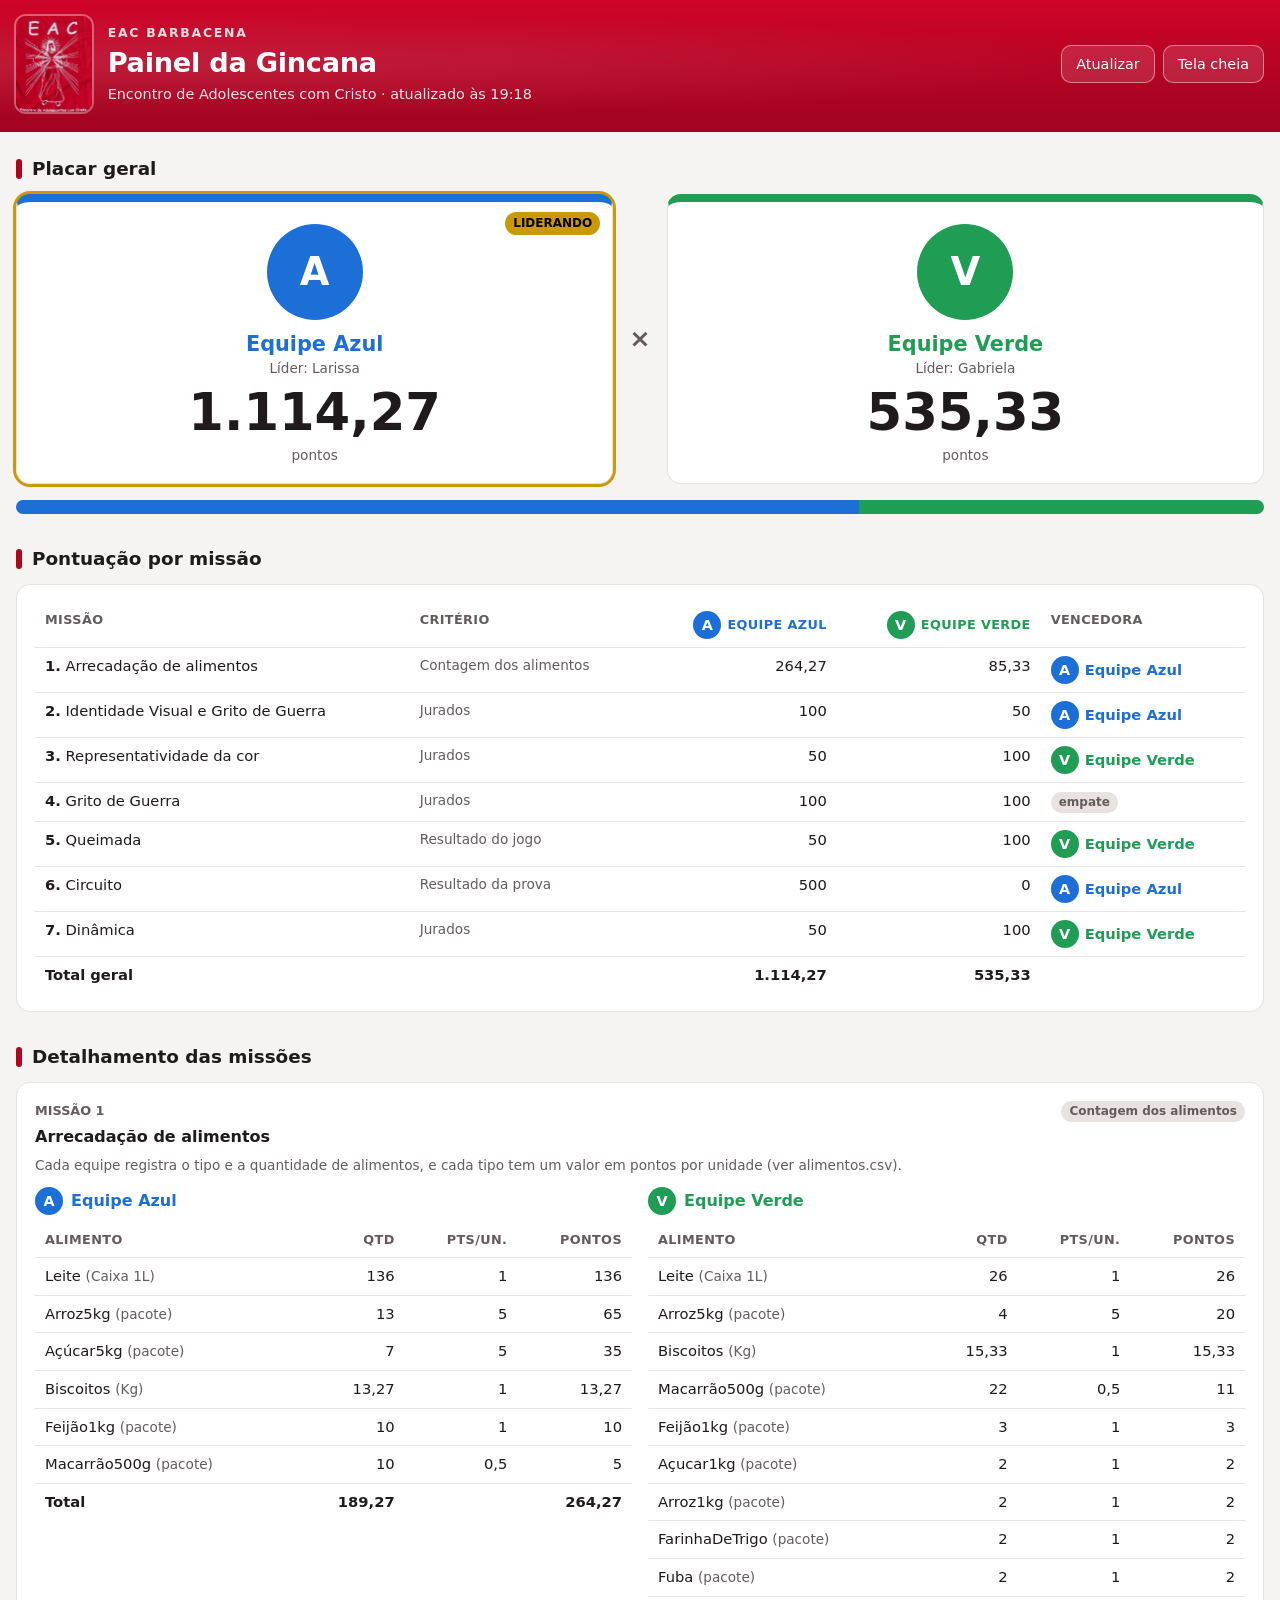
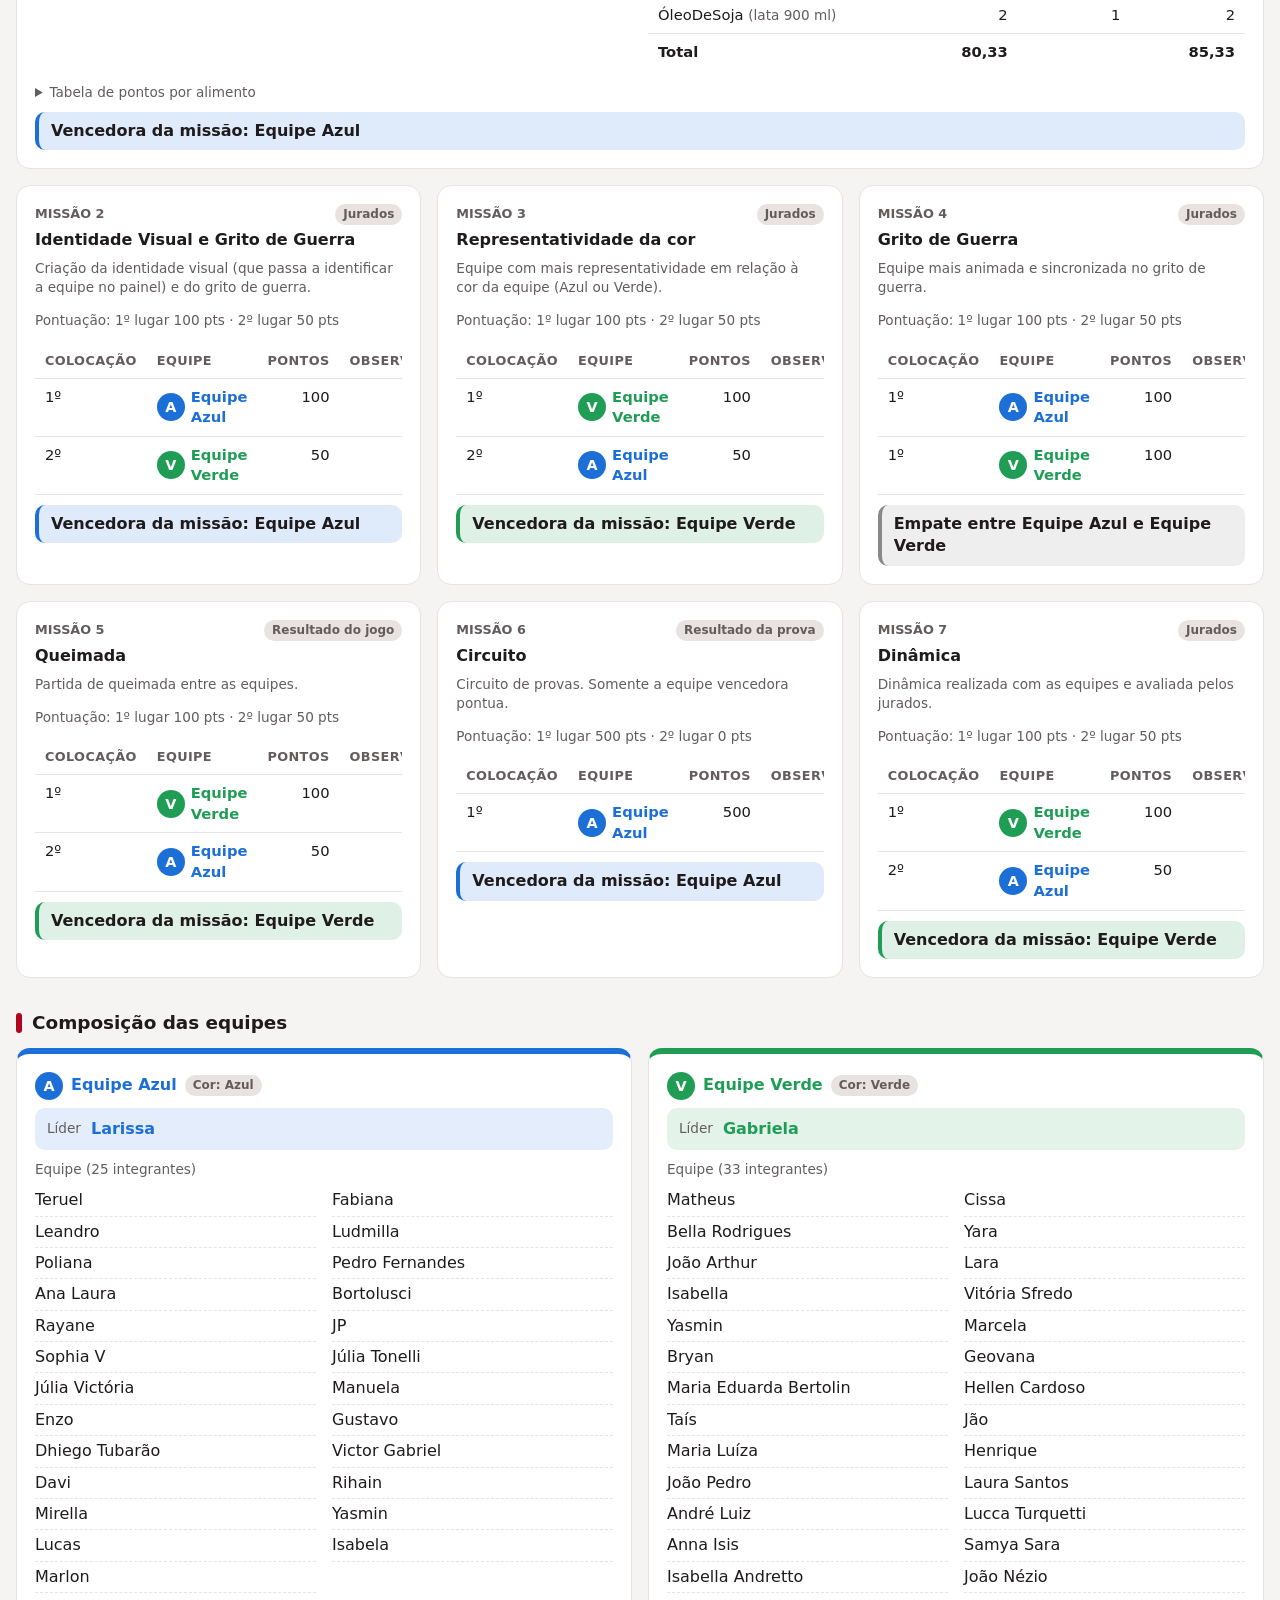
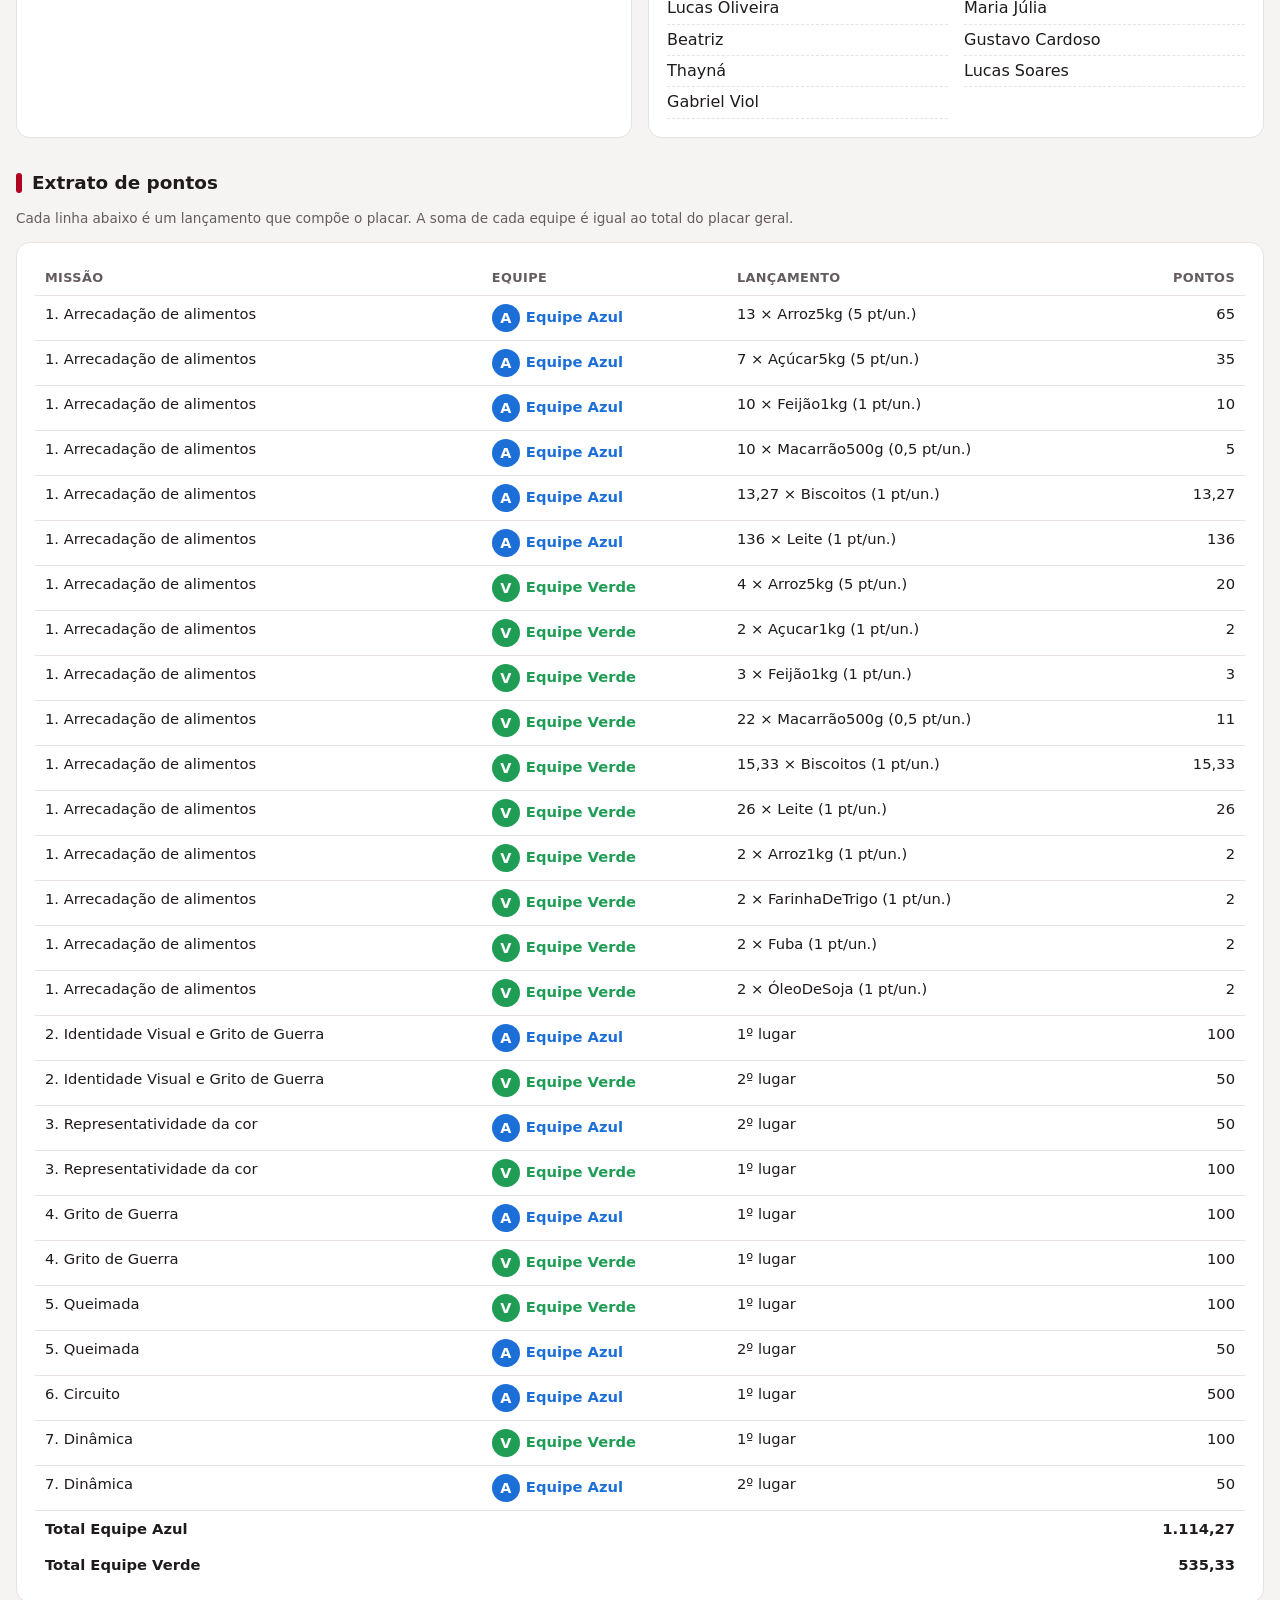
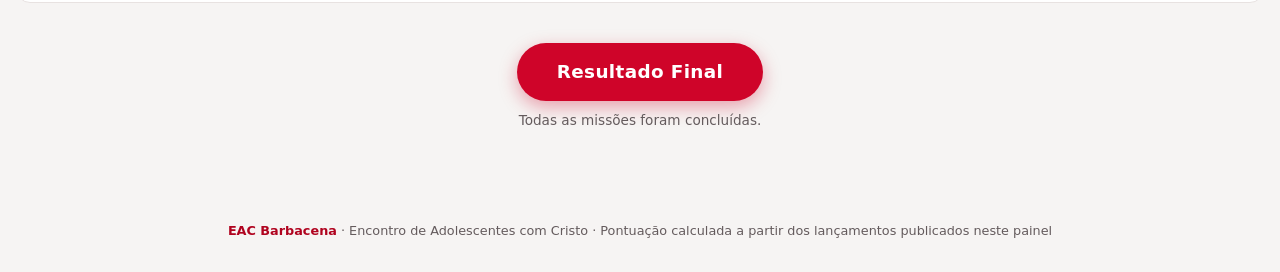
<file: index.html>
<!doctype html>
<html lang="pt-BR">
<head>
<meta charset="utf-8">
<meta name="viewport" content="width=device-width, initial-scale=1">
<title>Gincana EAC Barbacena</title>
<link rel="stylesheet" href="painel.css">
</head>
<body>
<header>
 <div class="header-inner">
  <div class="marca">
    <img src="assets/eac-logo.jpg" alt="EAC – Encontro de Adolescentes com Cristo">
    <div>
      <div class="eyebrow">EAC Barbacena</div>
      <h1 id="titulo">Painel da Gincana</h1>
      <div class="sub" id="atualizado">Encontro de Adolescentes com Cristo</div>
    </div>
  </div>
  <div class="actions">
    <button id="recarregar" type="button">Atualizar</button>
    <button id="telao" type="button">Tela cheia</button>
  </div>
 </div>
</header>

<main>
  <div id="carregar" class="card hidden">
    <h2>Painel indisponível no momento</h2>
    <p class="muted">Não foi possível ler os dados da gincana. Verifique a conexão e clique em <strong>Atualizar</strong>.</p>
  </div>

  <div id="painel" class="hidden">
    <div id="avisos"></div>

    <section>
      <h2>Placar geral</h2>
      <div id="placar"></div>
    </section>

    <section>
      <h2>Pontuação por missão</h2>
      <div class="card tabela-scroll" id="resumo"></div>
    </section>

    <section>
      <h2>Detalhamento das missões</h2>
      <div class="grid-missoes" id="missoes"></div>
    </section>

    <section>
      <h2>Composição das equipes</h2>
      <div class="grid-equipes" id="equipes"></div>
    </section>

    <section>
      <h2>Extrato de pontos</h2>
      <p class="muted small">Cada linha abaixo é um lançamento que compõe o placar. A soma de cada equipe é igual ao total do placar geral.</p>
      <div class="card tabela-scroll" id="extrato"></div>
    </section>

    <section class="finalizar">
      <button id="btn-final" class="btn-final" type="button" disabled>Resultado Final</button>
      <p id="status-final" class="muted small"></p>
    </section>
  </div>

  <div id="final" class="hidden"></div>
</main>
<footer><strong>EAC Barbacena</strong> · Encontro de Adolescentes com Cristo · Pontuação calculada a partir dos lançamentos publicados neste painel</footer>

<script src="painel.js"></script>
</body>
</html>
</file>
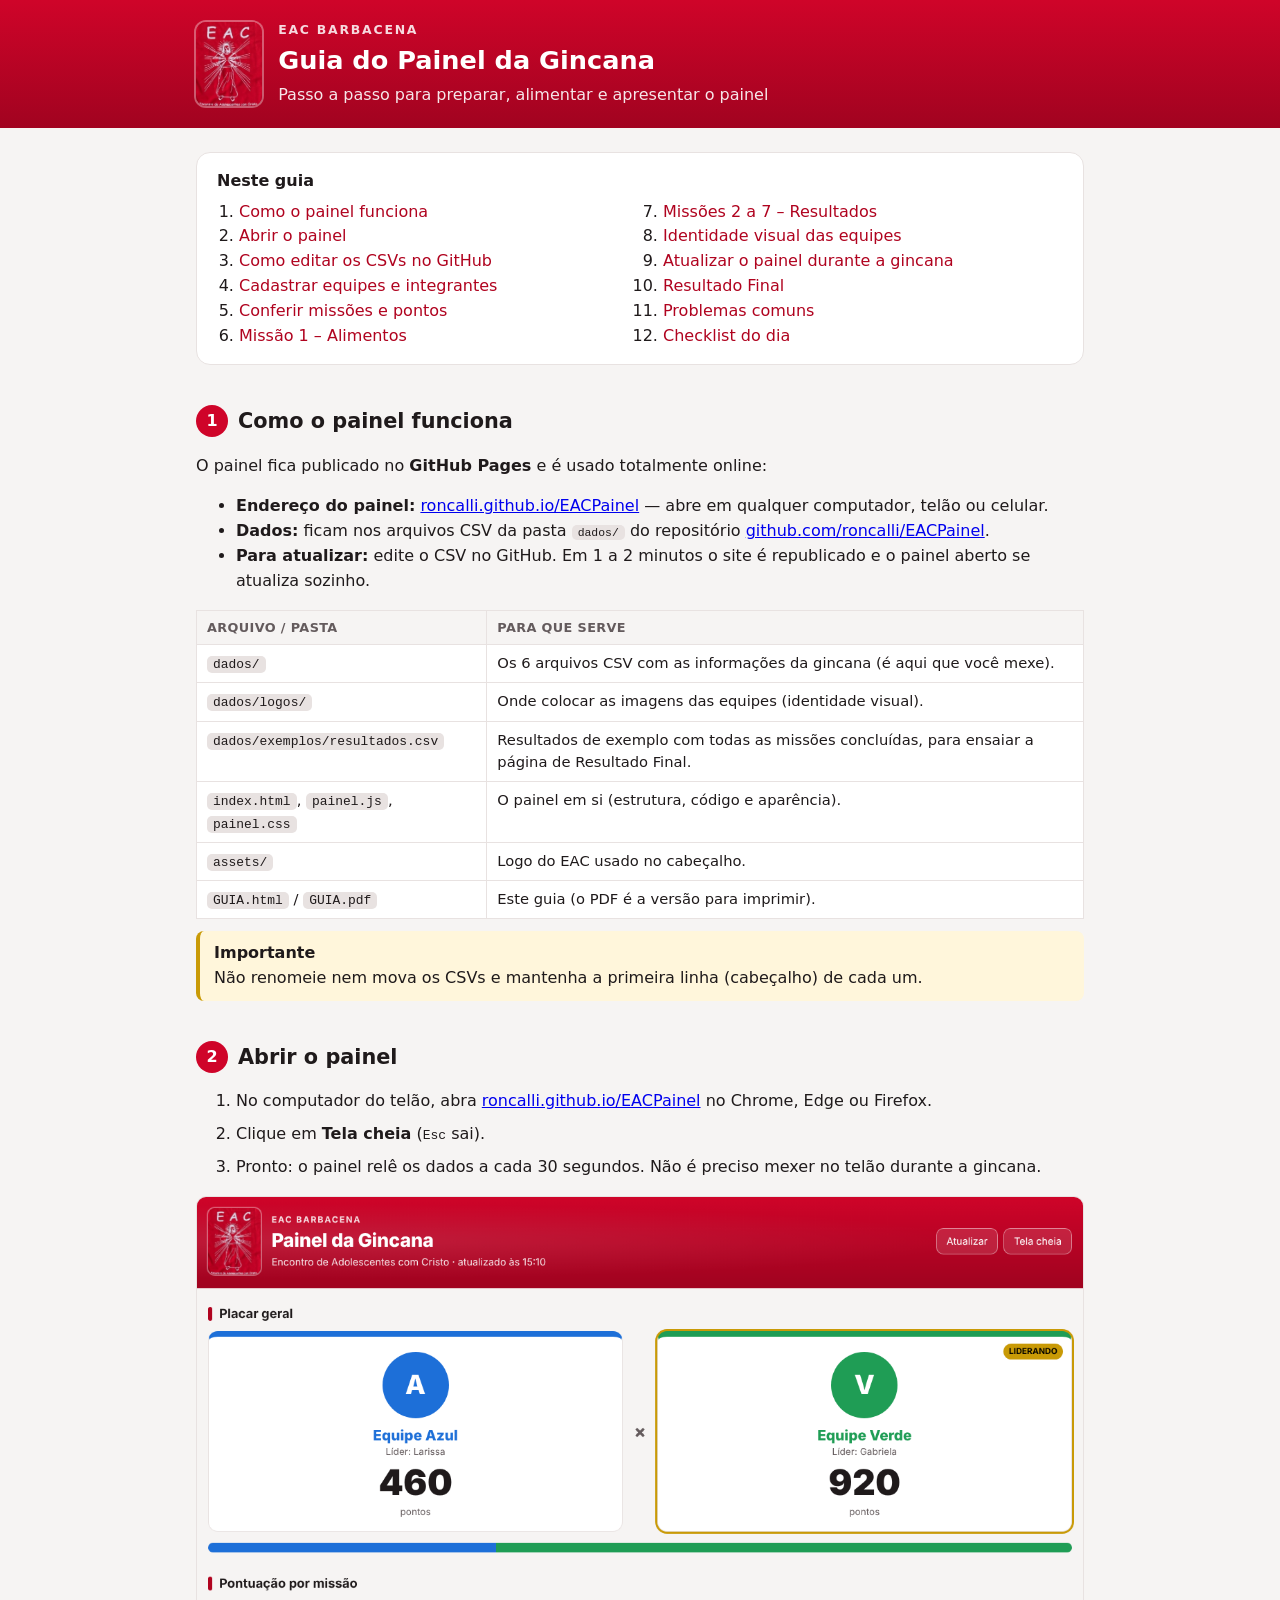
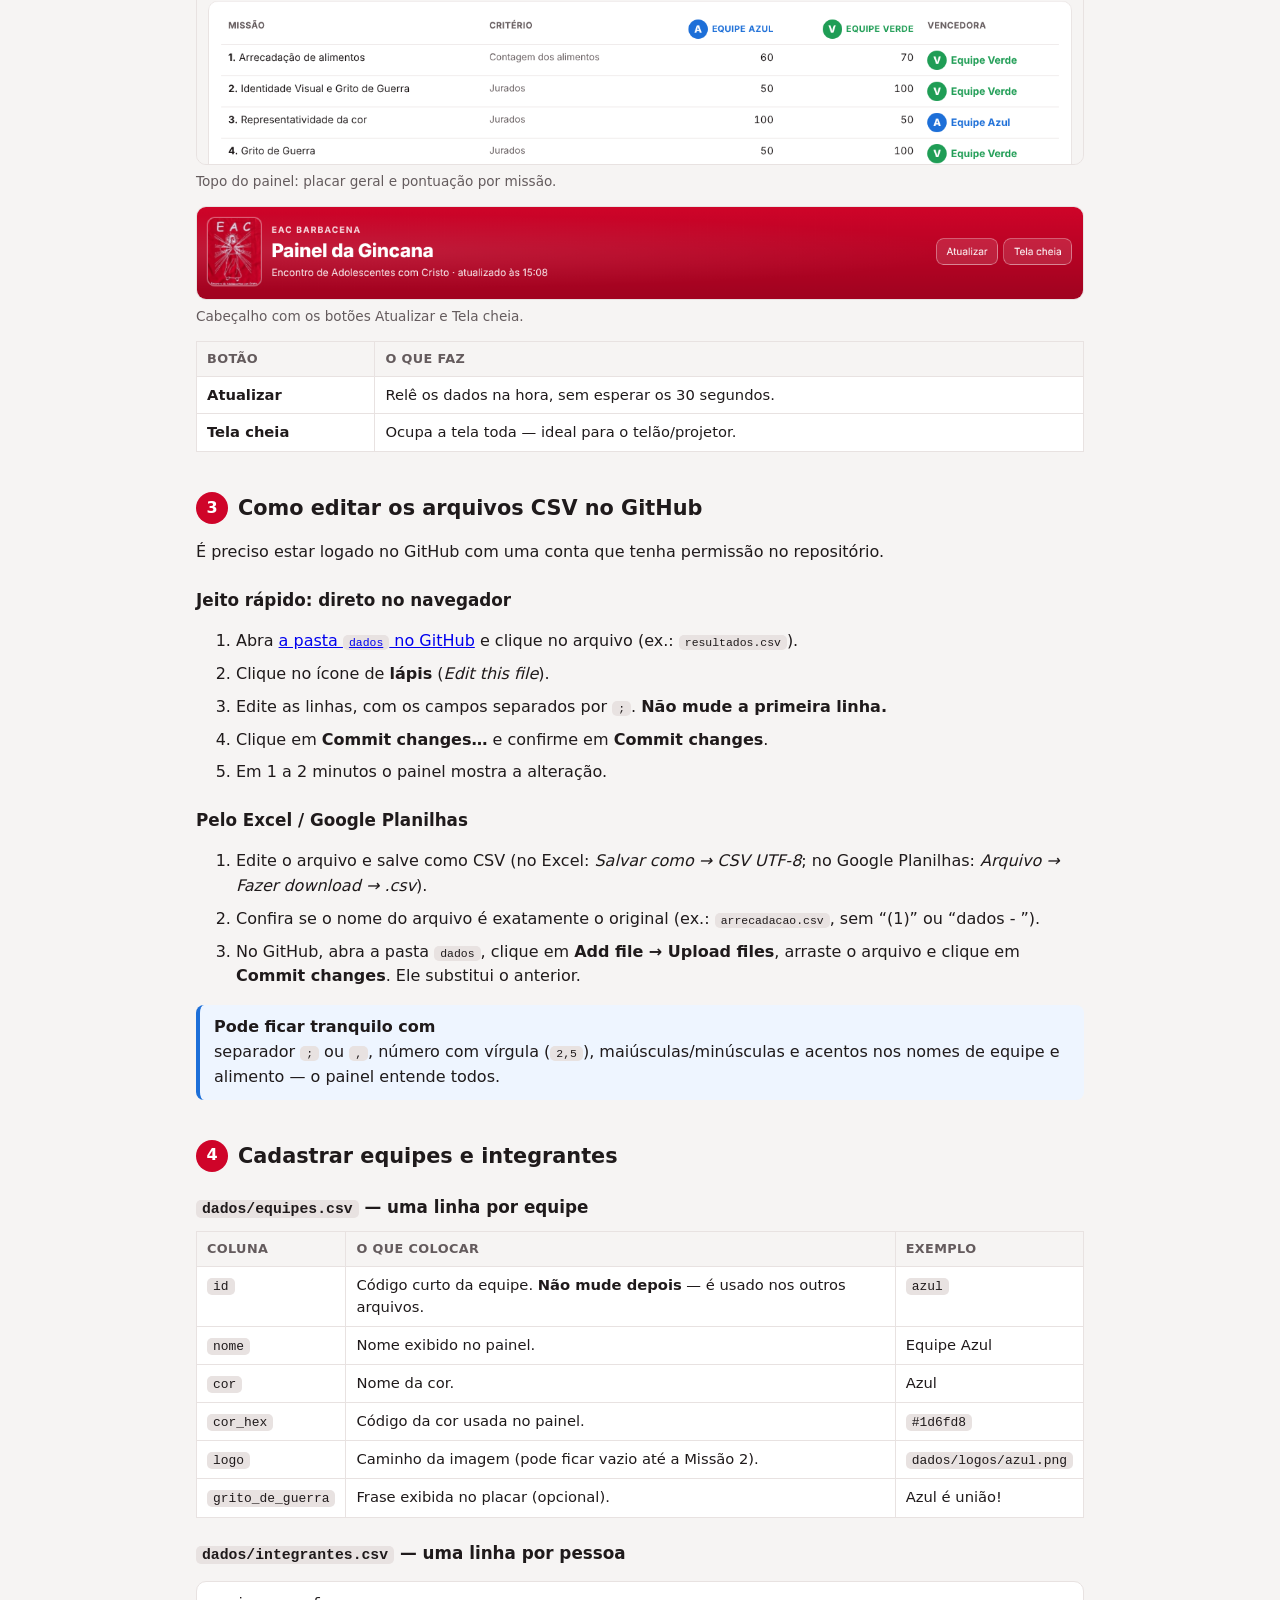
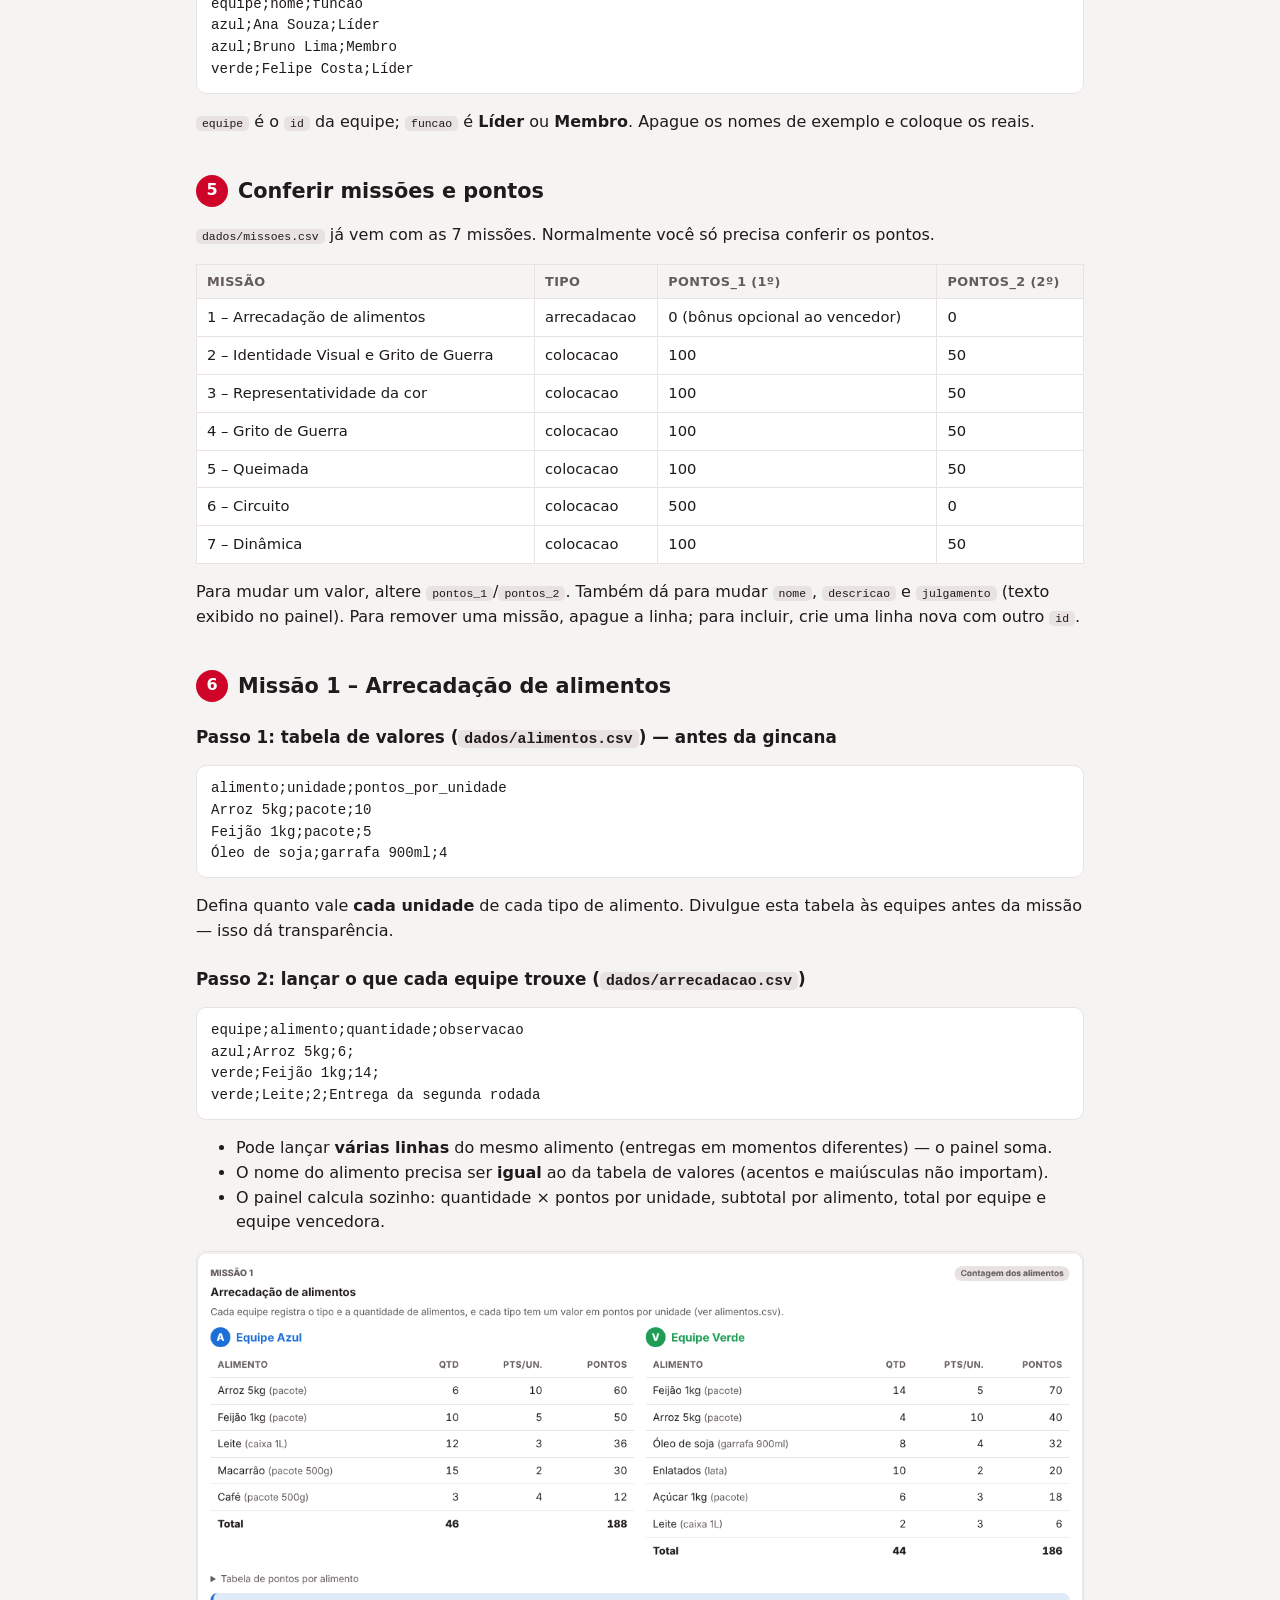
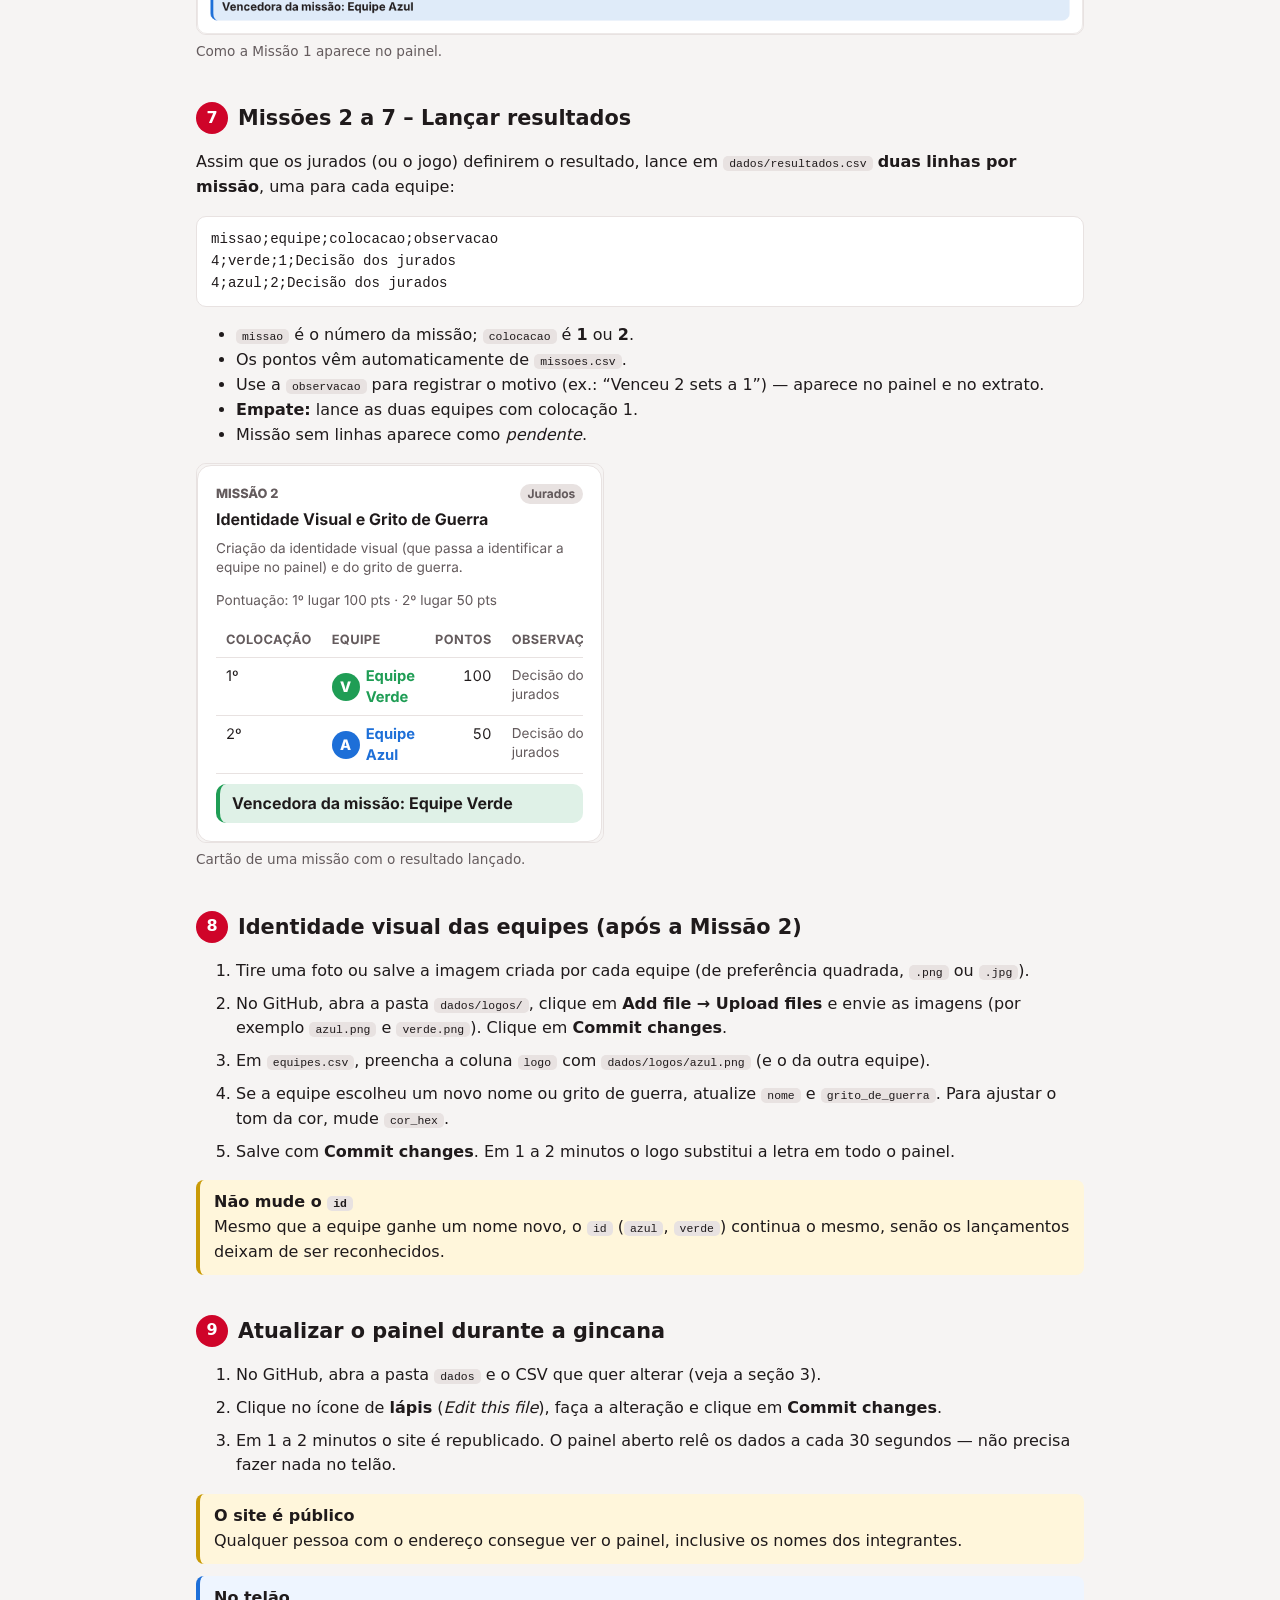
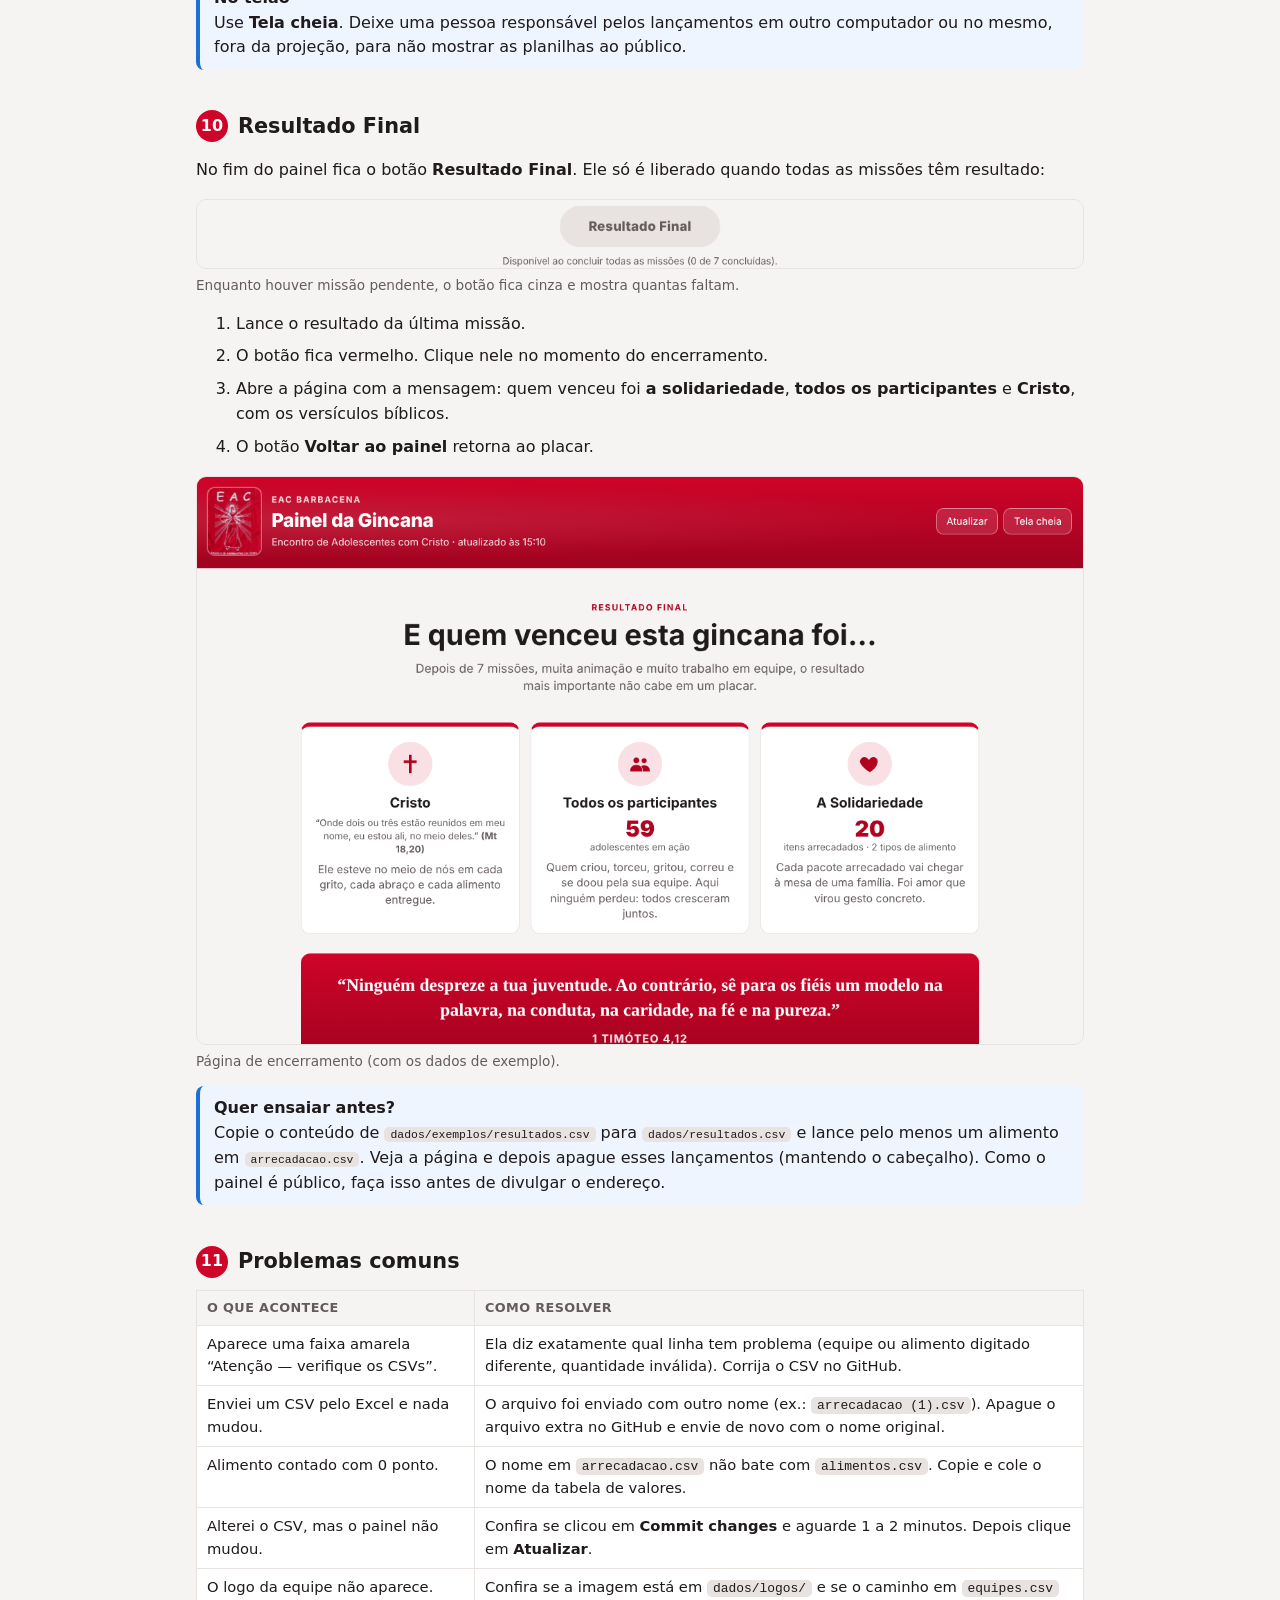
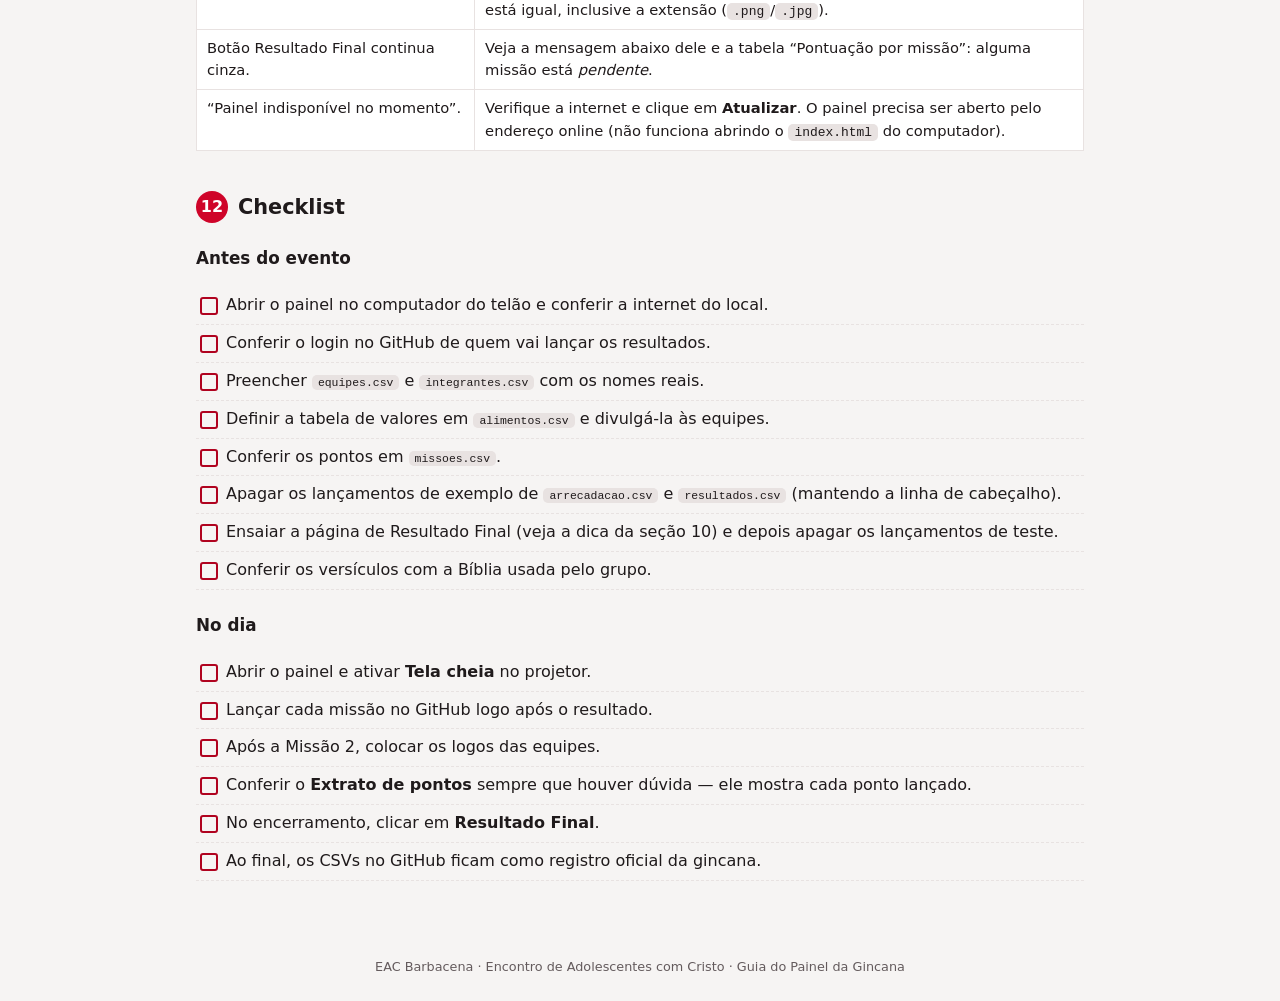
<file: GUIA.html>
<!doctype html>
<html lang="pt-BR">
<head>
<meta charset="utf-8">
<meta name="viewport" content="width=device-width, initial-scale=1">
<title>Guia do Painel</title>
<style>
  :root {
    --brand: #cf0429; --brand-dark: #a10320; --brand-text: #b0031f;
    --bg: #f6f4f3; --card: #ffffff; --text: #1f1a1b; --muted: #645b5d; --line: #e8e2e1;
    --tip-bg: #eef5ff; --tip-line: #1d6fd8; --warn-bg: #fff6db; --warn-line: #c99a06;
  }
  @media (prefers-color-scheme: dark) {
    :root:not([data-theme="light"]) {
      --bg: #141112; --card: #1e1a1b; --text: #f1ecec; --muted: #a99fa1; --line: #342d2e; --brand-text: #ff5b6e;
      --tip-bg: #15233a; --warn-bg: #3a3014;
    }
  }
  :root[data-theme="dark"] {
    --bg: #141112; --card: #1e1a1b; --text: #f1ecec; --muted: #a99fa1; --line: #342d2e; --brand-text: #ff5b6e;
    --tip-bg: #15233a; --warn-bg: #3a3014;
  }
  * { box-sizing: border-box; }
  body { margin: 0; font-family: system-ui, -apple-system, "Segoe UI", Roboto, sans-serif;
         background: var(--bg); color: var(--text); line-height: 1.55; }
  header { background: linear-gradient(180deg, var(--brand), var(--brand-dark)); color: #fff; }
  .topo { max-width: 920px; margin: 0 auto; padding: 20px 16px; display: flex; gap: 16px; align-items: center; }
  .topo img { height: 84px; border-radius: 10px; box-shadow: 0 0 0 2px rgba(255,255,255,.35); }
  .eyebrow { font-size: .78rem; font-weight: 700; letter-spacing: .14em; text-transform: uppercase; opacity: .85; }
  header h1 { margin: 2px 0; font-size: 1.6rem; }
  header p { margin: 0; opacity: .9; }
  main { max-width: 920px; margin: 0 auto; padding: 24px 16px 60px; }
  nav.indice { background: var(--card); border: 1px solid var(--line); border-radius: 14px; padding: 16px 20px; margin-bottom: 28px; }
  nav.indice ol { margin: 6px 0 0; padding-left: 22px; columns: 2; column-gap: 24px; }
  nav.indice a { color: var(--brand-text); text-decoration: none; }
  nav.indice a:hover { text-decoration: underline; }
  h2 { font-size: 1.3rem; margin: 40px 0 12px; display: flex; gap: 10px; align-items: center; scroll-margin-top: 12px; }
  h2 .n { background: var(--brand); color: #fff; border-radius: 999px; min-width: 32px; height: 32px;
          display: inline-grid; place-items: center; font-size: 1rem; flex: none; }
  h3 { font-size: 1.05rem; margin: 22px 0 8px; }
  ol.passos > li { margin-bottom: 8px; }
  .muted { color: var(--muted); }
  code { background: var(--line); padding: 1px 6px; border-radius: 5px; font-size: .88em; }
  pre { background: var(--card); border: 1px solid var(--line); border-radius: 10px; padding: 12px 14px; overflow-x: auto; font-size: .88rem; }
  table { width: 100%; border-collapse: collapse; font-size: .92rem; background: var(--card); }
  th, td { border: 1px solid var(--line); padding: 7px 10px; text-align: left; vertical-align: top; }
  th { background: var(--bg); font-size: .8rem; text-transform: uppercase; letter-spacing: .03em; color: var(--muted); }
  .tabela { overflow-x: auto; margin: 10px 0; }
  figure { margin: 14px 0; }
  figure img { max-width: 100%; border: 1px solid var(--line); border-radius: 10px; display: block; }
  figcaption { font-size: .85rem; color: var(--muted); margin-top: 6px; }
  .dica, .atencao { border-left: 4px solid; border-radius: 8px; padding: 10px 14px; margin: 12px 0; }
  .dica { background: var(--tip-bg); border-color: var(--tip-line); }
  .atencao { background: var(--warn-bg); border-color: var(--warn-line); }
  .dica strong:first-child, .atencao strong:first-child { display: block; }
  .check { list-style: none; padding: 0; }
  .check li { padding: 6px 0 6px 30px; position: relative; border-bottom: 1px dashed var(--line); }
  .check li::before { content: ""; position: absolute; left: 4px; top: 10px; width: 14px; height: 14px;
                      border: 2px solid var(--brand-text); border-radius: 3px; }
  footer { text-align: center; color: var(--muted); font-size: .8rem; padding: 0 16px 32px; }
  @media (max-width: 640px) {
    nav.indice ol { columns: 1; }
    .topo img { height: 64px; }
    header h1 { font-size: 1.3rem; }
  }
  @media print {
    body { background: #fff; }
    header { -webkit-print-color-adjust: exact; print-color-adjust: exact; }
    h2 { break-after: avoid; }
    figure, table, .dica, .atencao { break-inside: avoid; }
  }
</style>
</head>
<body>
<header>
  <div class="topo">
    <img src="assets/eac-logo.jpg" alt="EAC – Encontro de Adolescentes com Cristo">
    <div>
      <div class="eyebrow">EAC Barbacena</div>
      <h1>Guia do Painel da Gincana</h1>
      <p>Passo a passo para preparar, alimentar e apresentar o painel</p>
    </div>
  </div>
</header>

<main>
  <nav class="indice">
    <strong>Neste guia</strong>
    <ol>
      <li><a href="#pacote">Como o painel funciona</a></li>
      <li><a href="#abrir">Abrir o painel</a></li>
      <li><a href="#planilhas">Como editar os CSVs no GitHub</a></li>
      <li><a href="#equipes">Cadastrar equipes e integrantes</a></li>
      <li><a href="#missoes">Conferir missões e pontos</a></li>
      <li><a href="#alimentos">Missão 1 – Alimentos</a></li>
      <li><a href="#resultados">Missões 2 a 7 – Resultados</a></li>
      <li><a href="#identidade">Identidade visual das equipes</a></li>
      <li><a href="#atualizar">Atualizar o painel durante a gincana</a></li>
      <li><a href="#final">Resultado Final</a></li>
      <li><a href="#problemas">Problemas comuns</a></li>
      <li><a href="#checklist">Checklist do dia</a></li>
    </ol>
  </nav>

  <h2 id="pacote"><span class="n">1</span>Como o painel funciona</h2>
  <p>O painel fica publicado no <strong>GitHub Pages</strong> e é usado totalmente online:</p>
  <ul>
    <li><strong>Endereço do painel:</strong> <a href="https://roncalli.github.io/EACPainel/">roncalli.github.io/EACPainel</a> — abre em qualquer computador, telão ou celular.</li>
    <li><strong>Dados:</strong> ficam nos arquivos CSV da pasta <code>dados/</code> do repositório <a href="https://github.com/roncalli/EACPainel">github.com/roncalli/EACPainel</a>.</li>
    <li><strong>Para atualizar:</strong> edite o CSV no GitHub. Em 1 a 2 minutos o site é republicado e o painel aberto se atualiza sozinho.</li>
  </ul>
  <div class="tabela"><table>
    <thead><tr><th>Arquivo / pasta</th><th>Para que serve</th></tr></thead>
    <tbody>
      <tr><td><code>dados/</code></td><td>Os 6 arquivos CSV com as informações da gincana (é aqui que você mexe).</td></tr>
      <tr><td><code>dados/logos/</code></td><td>Onde colocar as imagens das equipes (identidade visual).</td></tr>
      <tr><td><code>dados/exemplos/resultados.csv</code></td><td>Resultados de exemplo com todas as missões concluídas, para ensaiar a página de Resultado Final.</td></tr>
      <tr><td><code>index.html</code>, <code>painel.js</code>, <code>painel.css</code></td><td>O painel em si (estrutura, código e aparência).</td></tr>
      <tr><td><code>assets/</code></td><td>Logo do EAC usado no cabeçalho.</td></tr>
      <tr><td><code>GUIA.html</code> / <code>GUIA.pdf</code></td><td>Este guia (o PDF é a versão para imprimir).</td></tr>
    </tbody>
  </table></div>
  <div class="atencao"><strong>Importante</strong>Não renomeie nem mova os CSVs e mantenha a primeira linha (cabeçalho) de cada um.</div>

  <h2 id="abrir"><span class="n">2</span>Abrir o painel</h2>
  <ol class="passos">
    <li>No computador do telão, abra <a href="https://roncalli.github.io/EACPainel/">roncalli.github.io/EACPainel</a> no Chrome, Edge ou Firefox.</li>
    <li>Clique em <strong>Tela cheia</strong> (<kbd>Esc</kbd> sai).</li>
    <li>Pronto: o painel relê os dados a cada 30 segundos. Não é preciso mexer no telão durante a gincana.</li>
  </ol>
  <figure><img src="guia/img/01-painel.png" alt="Painel com placar"><figcaption>Topo do painel: placar geral e pontuação por missão.</figcaption></figure>
  <figure><img src="guia/img/02-botoes.png" alt="Cabeçalho com os botões"><figcaption>Cabeçalho com os botões Atualizar e Tela cheia.</figcaption></figure>
  <div class="tabela"><table>
    <thead><tr><th>Botão</th><th>O que faz</th></tr></thead>
    <tbody>
      <tr><td><strong>Atualizar</strong></td><td>Relê os dados na hora, sem esperar os 30 segundos.</td></tr>
      <tr><td><strong>Tela cheia</strong></td><td>Ocupa a tela toda — ideal para o telão/projetor.</td></tr>
    </tbody>
  </table></div>

  <h2 id="planilhas"><span class="n">3</span>Como editar os arquivos CSV no GitHub</h2>
  <p>É preciso estar logado no GitHub com uma conta que tenha permissão no repositório.</p>
  <h3>Jeito rápido: direto no navegador</h3>
  <ol class="passos">
    <li>Abra <a href="https://github.com/roncalli/EACPainel/tree/ccr-71e1c483-1x3tj2/dados">a pasta <code>dados</code> no GitHub</a> e clique no arquivo (ex.: <code>resultados.csv</code>).</li>
    <li>Clique no ícone de <strong>lápis</strong> (<em>Edit this file</em>).</li>
    <li>Edite as linhas, com os campos separados por <code>;</code>. <strong>Não mude a primeira linha.</strong></li>
    <li>Clique em <strong>Commit changes…</strong> e confirme em <strong>Commit changes</strong>.</li>
    <li>Em 1 a 2 minutos o painel mostra a alteração.</li>
  </ol>
  <h3>Pelo Excel / Google Planilhas</h3>
  <ol class="passos">
    <li>Edite o arquivo e salve como CSV (no Excel: <em>Salvar como → CSV UTF-8</em>; no Google Planilhas: <em>Arquivo → Fazer download → .csv</em>).</li>
    <li>Confira se o nome do arquivo é exatamente o original (ex.: <code>arrecadacao.csv</code>, sem “(1)” ou “dados - ”).</li>
    <li>No GitHub, abra a pasta <code>dados</code>, clique em <strong>Add file → Upload files</strong>, arraste o arquivo e clique em <strong>Commit changes</strong>. Ele substitui o anterior.</li>
  </ol>
  <div class="dica"><strong>Pode ficar tranquilo com</strong>
    separador <code>;</code> ou <code>,</code>, número com vírgula (<code>2,5</code>), maiúsculas/minúsculas e acentos nos nomes de equipe e alimento — o painel entende todos.</div>

  <h2 id="equipes"><span class="n">4</span>Cadastrar equipes e integrantes</h2>
  <h3><code>dados/equipes.csv</code> — uma linha por equipe</h3>
  <div class="tabela"><table>
    <thead><tr><th>Coluna</th><th>O que colocar</th><th>Exemplo</th></tr></thead>
    <tbody>
      <tr><td><code>id</code></td><td>Código curto da equipe. <strong>Não mude depois</strong> — é usado nos outros arquivos.</td><td><code>azul</code></td></tr>
      <tr><td><code>nome</code></td><td>Nome exibido no painel.</td><td>Equipe Azul</td></tr>
      <tr><td><code>cor</code></td><td>Nome da cor.</td><td>Azul</td></tr>
      <tr><td><code>cor_hex</code></td><td>Código da cor usada no painel.</td><td><code>#1d6fd8</code></td></tr>
      <tr><td><code>logo</code></td><td>Caminho da imagem (pode ficar vazio até a Missão 2).</td><td><code>dados/logos/azul.png</code></td></tr>
      <tr><td><code>grito_de_guerra</code></td><td>Frase exibida no placar (opcional).</td><td>Azul é união!</td></tr>
    </tbody>
  </table></div>
  <h3><code>dados/integrantes.csv</code> — uma linha por pessoa</h3>
  <pre>equipe;nome;funcao
azul;Ana Souza;Líder
azul;Bruno Lima;Membro
verde;Felipe Costa;Líder</pre>
  <p><code>equipe</code> é o <code>id</code> da equipe; <code>funcao</code> é <strong>Líder</strong> ou <strong>Membro</strong>. Apague os nomes de exemplo e coloque os reais.</p>

  <h2 id="missoes"><span class="n">5</span>Conferir missões e pontos</h2>
  <p><code>dados/missoes.csv</code> já vem com as 7 missões. Normalmente você só precisa conferir os pontos.</p>
  <div class="tabela"><table>
    <thead><tr><th>Missão</th><th>tipo</th><th>pontos_1 (1º)</th><th>pontos_2 (2º)</th></tr></thead>
    <tbody>
      <tr><td>1 – Arrecadação de alimentos</td><td>arrecadacao</td><td>0 (bônus opcional ao vencedor)</td><td>0</td></tr>
      <tr><td>2 – Identidade Visual e Grito de Guerra</td><td>colocacao</td><td>100</td><td>50</td></tr>
      <tr><td>3 – Representatividade da cor</td><td>colocacao</td><td>100</td><td>50</td></tr>
      <tr><td>4 – Grito de Guerra</td><td>colocacao</td><td>100</td><td>50</td></tr>
      <tr><td>5 – Queimada</td><td>colocacao</td><td>100</td><td>50</td></tr>
      <tr><td>6 – Circuito</td><td>colocacao</td><td>500</td><td>0</td></tr>
      <tr><td>7 – Dinâmica</td><td>colocacao</td><td>100</td><td>50</td></tr>
    </tbody>
  </table></div>
  <p>Para mudar um valor, altere <code>pontos_1</code>/<code>pontos_2</code>. Também dá para mudar <code>nome</code>, <code>descricao</code> e <code>julgamento</code> (texto exibido no painel).
    Para remover uma missão, apague a linha; para incluir, crie uma linha nova com outro <code>id</code>.</p>

  <h2 id="alimentos"><span class="n">6</span>Missão 1 – Arrecadação de alimentos</h2>
  <h3>Passo 1: tabela de valores (<code>dados/alimentos.csv</code>) — antes da gincana</h3>
  <pre>alimento;unidade;pontos_por_unidade
Arroz 5kg;pacote;10
Feijão 1kg;pacote;5
Óleo de soja;garrafa 900ml;4</pre>
  <p>Defina quanto vale <strong>cada unidade</strong> de cada tipo de alimento. Divulgue esta tabela às equipes antes da missão — isso dá transparência.</p>
  <h3>Passo 2: lançar o que cada equipe trouxe (<code>dados/arrecadacao.csv</code>)</h3>
  <pre>equipe;alimento;quantidade;observacao
azul;Arroz 5kg;6;
verde;Feijão 1kg;14;
verde;Leite;2;Entrega da segunda rodada</pre>
  <ul>
    <li>Pode lançar <strong>várias linhas</strong> do mesmo alimento (entregas em momentos diferentes) — o painel soma.</li>
    <li>O nome do alimento precisa ser <strong>igual</strong> ao da tabela de valores (acentos e maiúsculas não importam).</li>
    <li>O painel calcula sozinho: quantidade × pontos por unidade, subtotal por alimento, total por equipe e equipe vencedora.</li>
  </ul>
  <figure><img src="guia/img/03-arrecadacao.png" alt="Detalhamento da arrecadação"><figcaption>Como a Missão 1 aparece no painel.</figcaption></figure>

  <h2 id="resultados"><span class="n">7</span>Missões 2 a 7 – Lançar resultados</h2>
  <p>Assim que os jurados (ou o jogo) definirem o resultado, lance em <code>dados/resultados.csv</code> <strong>duas linhas por missão</strong>, uma para cada equipe:</p>
  <pre>missao;equipe;colocacao;observacao
4;verde;1;Decisão dos jurados
4;azul;2;Decisão dos jurados</pre>
  <ul>
    <li><code>missao</code> é o número da missão; <code>colocacao</code> é <strong>1</strong> ou <strong>2</strong>.</li>
    <li>Os pontos vêm automaticamente de <code>missoes.csv</code>.</li>
    <li>Use a <code>observacao</code> para registrar o motivo (ex.: “Venceu 2 sets a 1”) — aparece no painel e no extrato.</li>
    <li><strong>Empate:</strong> lance as duas equipes com colocação 1.</li>
    <li>Missão sem linhas aparece como <em>pendente</em>.</li>
  </ul>
  <figure><img src="guia/img/04-missao.png" alt="Cartão de missão" style="max-width:min(100%, 460px)"><figcaption>Cartão de uma missão com o resultado lançado.</figcaption></figure>

  <h2 id="identidade"><span class="n">8</span>Identidade visual das equipes (após a Missão 2)</h2>
  <ol class="passos">
    <li>Tire uma foto ou salve a imagem criada por cada equipe (de preferência quadrada, <code>.png</code> ou <code>.jpg</code>).</li>
    <li>No GitHub, abra a pasta <code>dados/logos/</code>, clique em <strong>Add file → Upload files</strong> e envie as imagens (por exemplo <code>azul.png</code> e <code>verde.png</code>). Clique em <strong>Commit changes</strong>.</li>
    <li>Em <code>equipes.csv</code>, preencha a coluna <code>logo</code> com <code>dados/logos/azul.png</code> (e o da outra equipe).</li>
    <li>Se a equipe escolheu um novo nome ou grito de guerra, atualize <code>nome</code> e <code>grito_de_guerra</code>. Para ajustar o tom da cor, mude <code>cor_hex</code>.</li>
    <li>Salve com <strong>Commit changes</strong>. Em 1 a 2 minutos o logo substitui a letra em todo o painel.</li>
  </ol>
  <div class="atencao"><strong>Não mude o <code>id</code></strong>Mesmo que a equipe ganhe um nome novo, o <code>id</code> (<code>azul</code>, <code>verde</code>) continua o mesmo, senão os lançamentos deixam de ser reconhecidos.</div>

  <h2 id="atualizar"><span class="n">9</span>Atualizar o painel durante a gincana</h2>
  <ol class="passos">
    <li>No GitHub, abra a pasta <code>dados</code> e o CSV que quer alterar (veja a seção 3).</li>
    <li>Clique no ícone de <strong>lápis</strong> (<em>Edit this file</em>), faça a alteração e clique em <strong>Commit changes</strong>.</li>
    <li>Em 1 a 2 minutos o site é republicado. O painel aberto relê os dados a cada 30 segundos — não precisa fazer nada no telão.</li>
  </ol>
  <div class="atencao"><strong>O site é público</strong>Qualquer pessoa com o endereço consegue ver o painel, inclusive os nomes dos integrantes.</div>
  <div class="dica"><strong>No telão</strong>Use <strong>Tela cheia</strong>. Deixe uma pessoa responsável pelos lançamentos em outro computador ou no mesmo, fora da projeção, para não mostrar as planilhas ao público.</div>

  <h2 id="final"><span class="n">10</span>Resultado Final</h2>
  <p>No fim do painel fica o botão <strong>Resultado Final</strong>. Ele só é liberado quando todas as missões têm resultado:</p>
  <figure><img src="guia/img/05-botao-final.png" alt="Botão desabilitado"><figcaption>Enquanto houver missão pendente, o botão fica cinza e mostra quantas faltam.</figcaption></figure>
  <ol class="passos">
    <li>Lance o resultado da última missão.</li>
    <li>O botão fica vermelho. Clique nele no momento do encerramento.</li>
    <li>Abre a página com a mensagem: quem venceu foi <strong>a solidariedade</strong>, <strong>todos os participantes</strong> e <strong>Cristo</strong>, com os versículos bíblicos.</li>
    <li>O botão <strong>Voltar ao painel</strong> retorna ao placar.</li>
  </ol>
  <figure><img src="guia/img/06-final.png" alt="Página de resultado final"><figcaption>Página de encerramento (com os dados de exemplo).</figcaption></figure>
  <div class="dica"><strong>Quer ensaiar antes?</strong>Copie o conteúdo de <code>dados/exemplos/resultados.csv</code> para <code>dados/resultados.csv</code> e lance pelo menos um alimento em <code>arrecadacao.csv</code>. Veja a página e depois apague esses lançamentos (mantendo o cabeçalho). Como o painel é público, faça isso antes de divulgar o endereço.</div>

  <h2 id="problemas"><span class="n">11</span>Problemas comuns</h2>
  <div class="tabela"><table>
    <thead><tr><th>O que acontece</th><th>Como resolver</th></tr></thead>
    <tbody>
      <tr><td>Aparece uma faixa amarela “Atenção — verifique os CSVs”.</td><td>Ela diz exatamente qual linha tem problema (equipe ou alimento digitado diferente, quantidade inválida). Corrija o CSV no GitHub.</td></tr>
      <tr><td>Enviei um CSV pelo Excel e nada mudou.</td><td>O arquivo foi enviado com outro nome (ex.: <code>arrecadacao (1).csv</code>). Apague o arquivo extra no GitHub e envie de novo com o nome original.</td></tr>
      <tr><td>Alimento contado com 0 ponto.</td><td>O nome em <code>arrecadacao.csv</code> não bate com <code>alimentos.csv</code>. Copie e cole o nome da tabela de valores.</td></tr>
      <tr><td>Alterei o CSV, mas o painel não mudou.</td><td>Confira se clicou em <strong>Commit changes</strong> e aguarde 1 a 2 minutos. Depois clique em <strong>Atualizar</strong>.</td></tr>
      <tr><td>O logo da equipe não aparece.</td><td>Confira se a imagem está em <code>dados/logos/</code> e se o caminho em <code>equipes.csv</code> está igual, inclusive a extensão (<code>.png</code>/<code>.jpg</code>).</td></tr>
      <tr><td>Botão Resultado Final continua cinza.</td><td>Veja a mensagem abaixo dele e a tabela “Pontuação por missão”: alguma missão está <em>pendente</em>.</td></tr>
      <tr><td>“Painel indisponível no momento”.</td><td>Verifique a internet e clique em <strong>Atualizar</strong>. O painel precisa ser aberto pelo endereço online (não funciona abrindo o <code>index.html</code> do computador).</td></tr>
    </tbody>
  </table></div>

  <h2 id="checklist"><span class="n">12</span>Checklist</h2>
  <h3>Antes do evento</h3>
  <ul class="check">
    <li>Abrir o painel no computador do telão e conferir a internet do local.</li>
    <li>Conferir o login no GitHub de quem vai lançar os resultados.</li>
    <li>Preencher <code>equipes.csv</code> e <code>integrantes.csv</code> com os nomes reais.</li>
    <li>Definir a tabela de valores em <code>alimentos.csv</code> e divulgá-la às equipes.</li>
    <li>Conferir os pontos em <code>missoes.csv</code>.</li>
    <li>Apagar os lançamentos de exemplo de <code>arrecadacao.csv</code> e <code>resultados.csv</code> (mantendo a linha de cabeçalho).</li>
    <li>Ensaiar a página de Resultado Final (veja a dica da seção 10) e depois apagar os lançamentos de teste.</li>
    <li>Conferir os versículos com a Bíblia usada pelo grupo.</li>
  </ul>
  <h3>No dia</h3>
  <ul class="check">
    <li>Abrir o painel e ativar <strong>Tela cheia</strong> no projetor.</li>
    <li>Lançar cada missão no GitHub logo após o resultado.</li>
    <li>Após a Missão 2, colocar os logos das equipes.</li>
    <li>Conferir o <strong>Extrato de pontos</strong> sempre que houver dúvida — ele mostra cada ponto lançado.</li>
    <li>No encerramento, clicar em <strong>Resultado Final</strong>.</li>
    <li>Ao final, os CSVs no GitHub ficam como registro oficial da gincana.</li>
  </ul>
</main>
<footer>EAC Barbacena · Encontro de Adolescentes com Cristo · Guia do Painel da Gincana</footer>
</body>
</html>
</file>
<file: painel.css>
:root {
    --brand: #cf0429;
    --brand-dark: #a10320;
    --brand-text: #b0031f;
    --bg: #f6f4f3;
    --card: #ffffff;
    --text: #1f1a1b;
    --muted: #645b5d;
    --line: #e8e2e1;
    --gold: #c99a06;
    --warn-bg: #fff6db;
    --warn-text: #7a5b00;
    --radius: 14px;
  }
  @media (prefers-color-scheme: dark) {
    :root:not([data-theme="light"]) {
    --bg: #141112; --card: #1e1a1b; --text: #f1ecec; --muted: #a99fa1;
    --line: #342d2e; --brand-text: #ff5b6e; --gold: #f0c13a; --warn-bg: #3a3014; --warn-text: #f3d77d;
    }
  }
  :root[data-theme="dark"] {
    --bg: #141112; --card: #1e1a1b; --text: #f1ecec; --muted: #a99fa1;
    --line: #342d2e; --brand-text: #ff5b6e; --gold: #f0c13a; --warn-bg: #3a3014; --warn-text: #f3d77d;
  }
  * { box-sizing: border-box; }
  body {
    margin: 0;
    font-family: system-ui, -apple-system, "Segoe UI", Roboto, sans-serif;
    background: var(--bg);
    color: var(--text);
    line-height: 1.4;
  }
  header {
    background: var(--brand);
    background-image: radial-gradient(ellipse at 15% 50%, rgba(255,255,255,.10), transparent 60%),
                      linear-gradient(180deg, var(--brand), var(--brand-dark));
    color: #fff;
    border-bottom: 4px solid var(--brand-dark);
  }
  .header-inner {
    max-width: 1280px; margin: 0 auto;
    display: flex; flex-wrap: wrap; gap: 16px;
    align-items: center; justify-content: space-between;
    padding: 16px;
  }
  .marca { display: flex; align-items: center; gap: 16px; min-width: 0; }
  .marca img {
    height: 96px; width: auto; border-radius: 10px; flex: none;
    box-shadow: 0 0 0 2px rgba(255,255,255,.35);
  }
  .eyebrow { font-size: .78rem; font-weight: 700; letter-spacing: .14em; text-transform: uppercase; opacity: .85; }
  header h1 { margin: 2px 0; font-size: 1.7rem; font-weight: 800; letter-spacing: -.01em; }
  header .sub { opacity: .88; font-size: .9rem; }
  .actions { display: flex; flex-wrap: wrap; gap: 8px; align-items: center; }
  header button, header .btn {
    background: rgba(255,255,255,.12); color: #fff; border-color: rgba(255,255,255,.45);
  }
  header button:hover, header .btn:hover { background: rgba(255,255,255,.22); border-color: #fff; }
  button, .btn {
    font: inherit; font-size: .9rem;
    padding: 8px 14px; border-radius: 10px;
    border: 1px solid var(--line); background: var(--bg); color: var(--text);
    cursor: pointer;
  }
  button:hover, .btn:hover { border-color: var(--muted); }
  main { max-width: 1280px; margin: 0 auto; padding: 24px 16px 60px; }
  section { margin-bottom: 32px; }
  h2 {
    font-size: 1.15rem; margin: 0 0 12px;
    display: flex; align-items: center; gap: 10px;
  }
  main h2::before {
    content: ""; width: 6px; height: 1.1em; border-radius: 3px; background: var(--brand-text);
  }
  footer {
    text-align: center; color: var(--muted); font-size: .8rem;
    padding: 0 16px 32px;
  }
  footer strong { color: var(--brand-text); }
  h3 { font-size: 1rem; margin: 0 0 8px; }
  .card {
    background: var(--card); border: 1px solid var(--line);
    border-radius: var(--radius); padding: 18px;
  }
  .muted { color: var(--muted); }
  .small { font-size: .85rem; }

  /* Placar */
  .placar { display: grid; grid-template-columns: 1fr auto 1fr; gap: 16px; align-items: stretch; }
  .vs { align-self: center; font-weight: 800; font-size: 1.6rem; color: var(--muted); }
  .equipe-placar {
    border-top: 8px solid var(--c);
    text-align: center; position: relative;
  }
  .equipe-placar.lider-geral { box-shadow: 0 0 0 3px var(--gold); }
  .coroa {
    position: absolute; top: 10px; right: 12px;
    background: var(--gold); color: #000; font-weight: 700; font-size: .75rem;
    padding: 3px 8px; border-radius: 999px;
  }
  .logo {
    width: 96px; height: 96px; border-radius: 50%;
    margin: 4px auto 10px; display: grid; place-items: center;
    background: var(--c); color: #fff; font-size: 2.4rem; font-weight: 800;
    overflow: hidden;
  }
  .logo img { width: 100%; height: 100%; object-fit: cover; }
  .logo.mini { width: 28px; height: 28px; font-size: .9rem; margin: 0; flex: none; }
  .equipe-nome { font-size: 1.3rem; font-weight: 800; color: var(--c); }
  .total { font-size: 3.2rem; font-weight: 900; line-height: 1.1; margin: 6px 0; }
  .grito { font-style: italic; color: var(--muted); margin-top: 6px; }
  .barra { display: flex; height: 14px; border-radius: 999px; overflow: hidden; background: var(--line); margin-top: 16px; }
  .barra div { background: var(--c); transition: width .6s; }

  /* Tabela resumo */
  table { width: 100%; border-collapse: collapse; font-size: .92rem; }
  th, td { padding: 8px 10px; border-bottom: 1px solid var(--line); text-align: left; vertical-align: top; }
  th { font-size: .8rem; text-transform: uppercase; letter-spacing: .03em; color: var(--muted); }
  td.num, th.num { text-align: right; font-variant-numeric: tabular-nums; }
  tfoot td { font-weight: 800; border-bottom: none; }
  .tabela-scroll { overflow-x: auto; }
  .grid-missoes > *, .grid-equipes > *, .duas-colunas > *, .placar > * { min-width: 0; }
  .tag {
    display: inline-flex; align-items: center; gap: 6px;
    font-weight: 700; color: var(--c);
  }
  .pill {
    display: inline-block; font-size: .75rem; font-weight: 700;
    padding: 2px 8px; border-radius: 999px; background: var(--line); color: var(--muted);
  }
  .pill.ok { background: var(--c, #2a8); color: #fff; }

  /* Missões */
  .grid-missoes { display: grid; grid-template-columns: repeat(auto-fit, minmax(min(360px, 100%), 1fr)); gap: 16px; }
  .missao-head { display: flex; justify-content: space-between; gap: 10px; align-items: baseline; margin-bottom: 4px; }
  .missao-num { font-size: .8rem; font-weight: 800; color: var(--muted); text-transform: uppercase; }
  .regra { font-size: .85rem; color: var(--muted); margin-bottom: 12px; }
  .vencedor {
    margin-top: 10px; padding: 8px 12px; border-radius: 10px;
    background: color-mix(in srgb, var(--c) 14%, transparent);
    border-left: 4px solid var(--c); font-weight: 700;
  }
  .duas-colunas { display: grid; grid-template-columns: 1fr 1fr; gap: 16px; }
  .alimentos-equipe h3 { color: var(--c); display: flex; align-items: center; gap: 8px; }

  /* Equipes */
  .grid-equipes { display: grid; grid-template-columns: 1fr 1fr; gap: 16px; }
  .composicao { border-top: 6px solid var(--c); }
  .lider { display: flex; gap: 10px; align-items: center; padding: 10px 12px; border-radius: 10px;
           background: color-mix(in srgb, var(--c) 12%, transparent); margin-bottom: 10px; }
  .lider strong { color: var(--c); }
  ul.membros { list-style: none; margin: 0; padding: 0; columns: 2; column-gap: 16px; }
  ul.membros li { padding: 4px 0; border-bottom: 1px dashed var(--line); break-inside: avoid; }

  .avisos { background: var(--warn-bg); color: var(--warn-text); border-radius: 10px; padding: 12px 16px; margin-bottom: 20px; }
  .avisos ul { margin: 6px 0 0; padding-left: 20px; }

  #carregar {
    max-width: 640px; margin: 40px auto; text-align: center;
  }
  code { background: var(--line); padding: 1px 5px; border-radius: 5px; font-size: .85em; }
  .hidden { display: none !important; }


  /* Botão Resultado Final */
  .finalizar { text-align: center; padding: 8px 0 0; }
  .btn-final {
    font-size: 1.15rem; font-weight: 800; letter-spacing: .02em;
    padding: 16px 40px; border-radius: 999px; border: none;
    background: var(--brand); color: #fff;
    box-shadow: 0 6px 18px color-mix(in srgb, var(--brand) 35%, transparent);
  }
  .btn-final:hover:not(:disabled) { background: var(--brand-dark); }
  .btn-final:disabled {
    background: var(--line); color: var(--muted); box-shadow: none; cursor: not-allowed;
  }
  .finalizar p { margin: 10px 0 0; }

  /* Página Resultado Final */
  #final { max-width: 980px; margin: 0 auto; }
  .final-hero { text-align: center; padding: 24px 0 8px; }
  .final-hero .eyebrow { color: var(--brand-text); opacity: 1; }
  .final-hero h2 { display: block; font-size: clamp(1.7rem, 4.5vw, 2.6rem); line-height: 1.15; margin: 8px 0 12px; }
  .final-hero h2::before { display: none; }
  .final-hero p { font-size: 1.1rem; color: var(--muted); max-width: 680px; margin: 0 auto; }
  .vitoriosos { display: grid; grid-template-columns: repeat(3, 1fr); gap: 16px; margin: 28px 0; }
  .vitorioso { text-align: center; border-top: 6px solid var(--brand); }
  .vitorioso .icone {
    width: 64px; height: 64px; margin: 4px auto 10px; border-radius: 50%;
    display: grid; place-items: center;
    background: color-mix(in srgb, var(--brand) 12%, transparent); color: var(--brand-text);
  }
  .vitorioso .icone svg { width: 32px; height: 32px; }
  .vitorioso h3 { font-size: 1.25rem; margin-bottom: 6px; }
  .vitorioso .destaque { font-size: 2rem; font-weight: 900; color: var(--brand-text); line-height: 1.1; }
  .vitorioso p { margin: 8px 0 0; color: var(--muted); }
  .versiculo {
    margin: 0; padding: 28px 32px; border-radius: var(--radius);
    background: linear-gradient(180deg, var(--brand), var(--brand-dark)); color: #fff; text-align: center;
  }
  .versiculo p { font-size: clamp(1.2rem, 2.6vw, 1.6rem); font-weight: 600; line-height: 1.4; margin: 0; font-family: Georgia, "Times New Roman", serif; }
  .versiculo cite { display: block; margin-top: 12px; font-style: normal; font-weight: 700; letter-spacing: .08em; opacity: .9; }
  .mensagem { margin: 24px 0; font-size: 1.05rem; }
  .mensagem p { margin: 0 0 12px; }
  .versiculos-menores { display: grid; grid-template-columns: 1fr 1fr; gap: 16px; margin: 0 0 24px; }
  .versiculos-menores blockquote { margin: 0; border-left: 4px solid var(--brand); }
  .versiculos-menores p { margin: 0; font-family: Georgia, "Times New Roman", serif; font-size: 1.08rem; }
  .versiculos-menores cite { display: block; margin-top: 8px; font-style: normal; font-weight: 700; color: var(--brand-text); font-size: .9rem; }
  .agradecimento { text-align: center; font-size: 1.25rem; font-weight: 800; margin: 28px 0 12px; }
  .agradecimento span { color: var(--c); }
  .placar-oficial { text-align: center; color: var(--muted); font-size: .9rem; }
  .final-acoes { text-align: center; margin: 20px 0 8px; }

  @media (max-width: 760px) {
    .marca img { height: 72px; }
    header h1 { font-size: 1.35rem; }
    .placar { grid-template-columns: 1fr; }
    .vs { text-align: center; }
    .duas-colunas, .grid-equipes, .vitoriosos, .versiculos-menores { grid-template-columns: 1fr; }
    .versiculo { padding: 22px 18px; }
    .grid-missoes { grid-template-columns: 1fr; }
    ul.membros { columns: 1; }
    .total { font-size: 2.6rem; }
  }
  @media print {
    header .actions { display: none; }
    header { -webkit-print-color-adjust: exact; print-color-adjust: exact; }
    body { background: #fff; color: #000; }
  }
</file>
